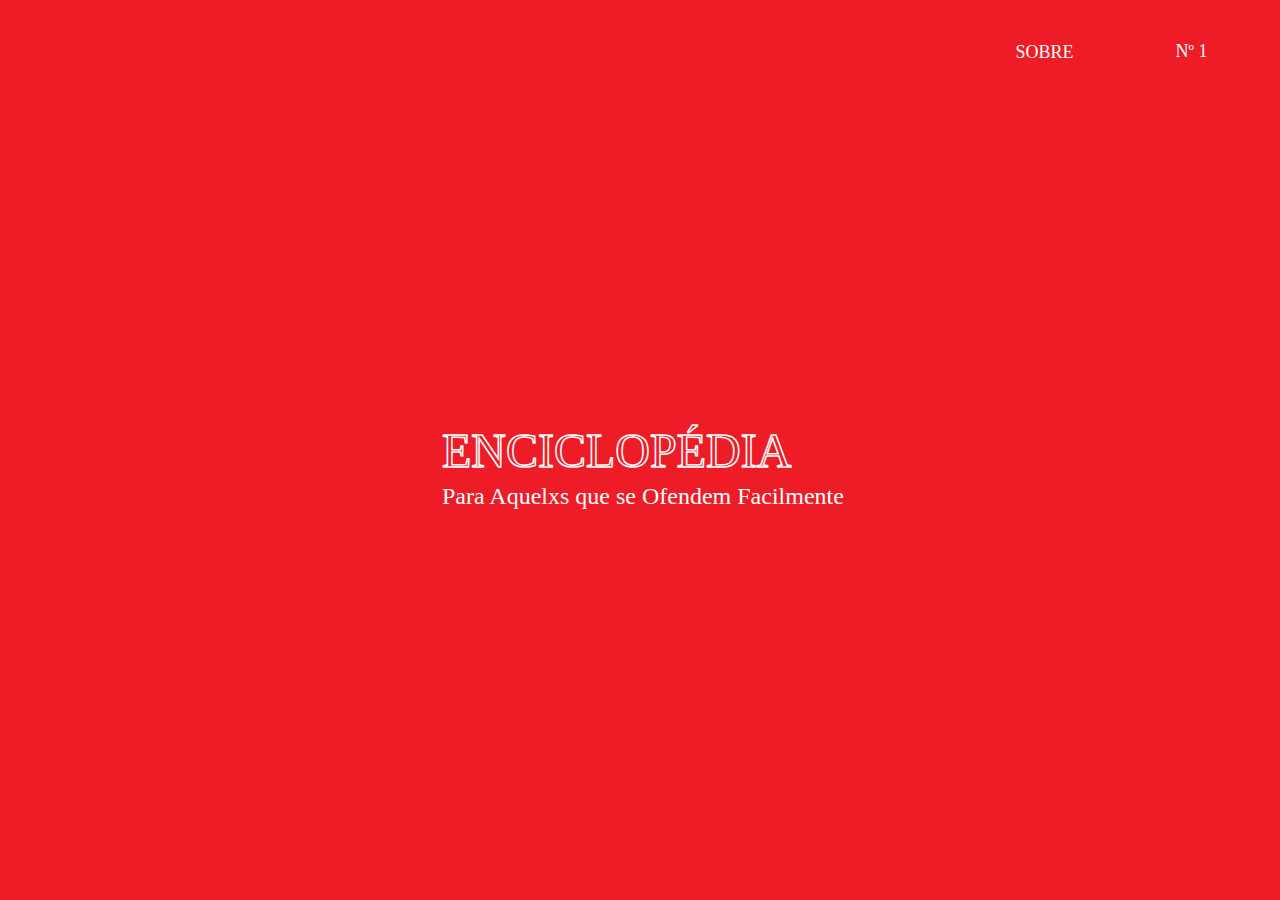
<file: index.html>
<!DOCTYPE html>
<html>

<head>
    <title>Enciclopédia</title>
    <meta charset="utf-8">
    <meta name="viewport" content="width=device-width, initial-scale=1.0">
    <link rel="stylesheet" href="header.css">
    <link rel="stylesheet" href="https://www.w3schools.com/w3css/4/w3.css">

</head>

<body>

    <div id="header" onclick="off()">
    <div class="enciclopedia">ENCICLOPÉDIA</div>
        </div>
       <div class="assinatura">Para Aquelxs que se Ofendem Facilmente</div>
    
    <a class="numero" href="enciclopedia1.html">Nº 1</a>
  
    
    
    
    <div id="sobre-popup"></div>
    
    <button id="sobre" onclick="on()">SOBRE
    </button>
    
    
    
    <script>
function on() {
  document.getElementById("sobre-popup").style.display = "block";
}

function off() {
  document.getElementById("sobre-popup").style.display = "none";
}
</script>

    
    
    </body>
</file>
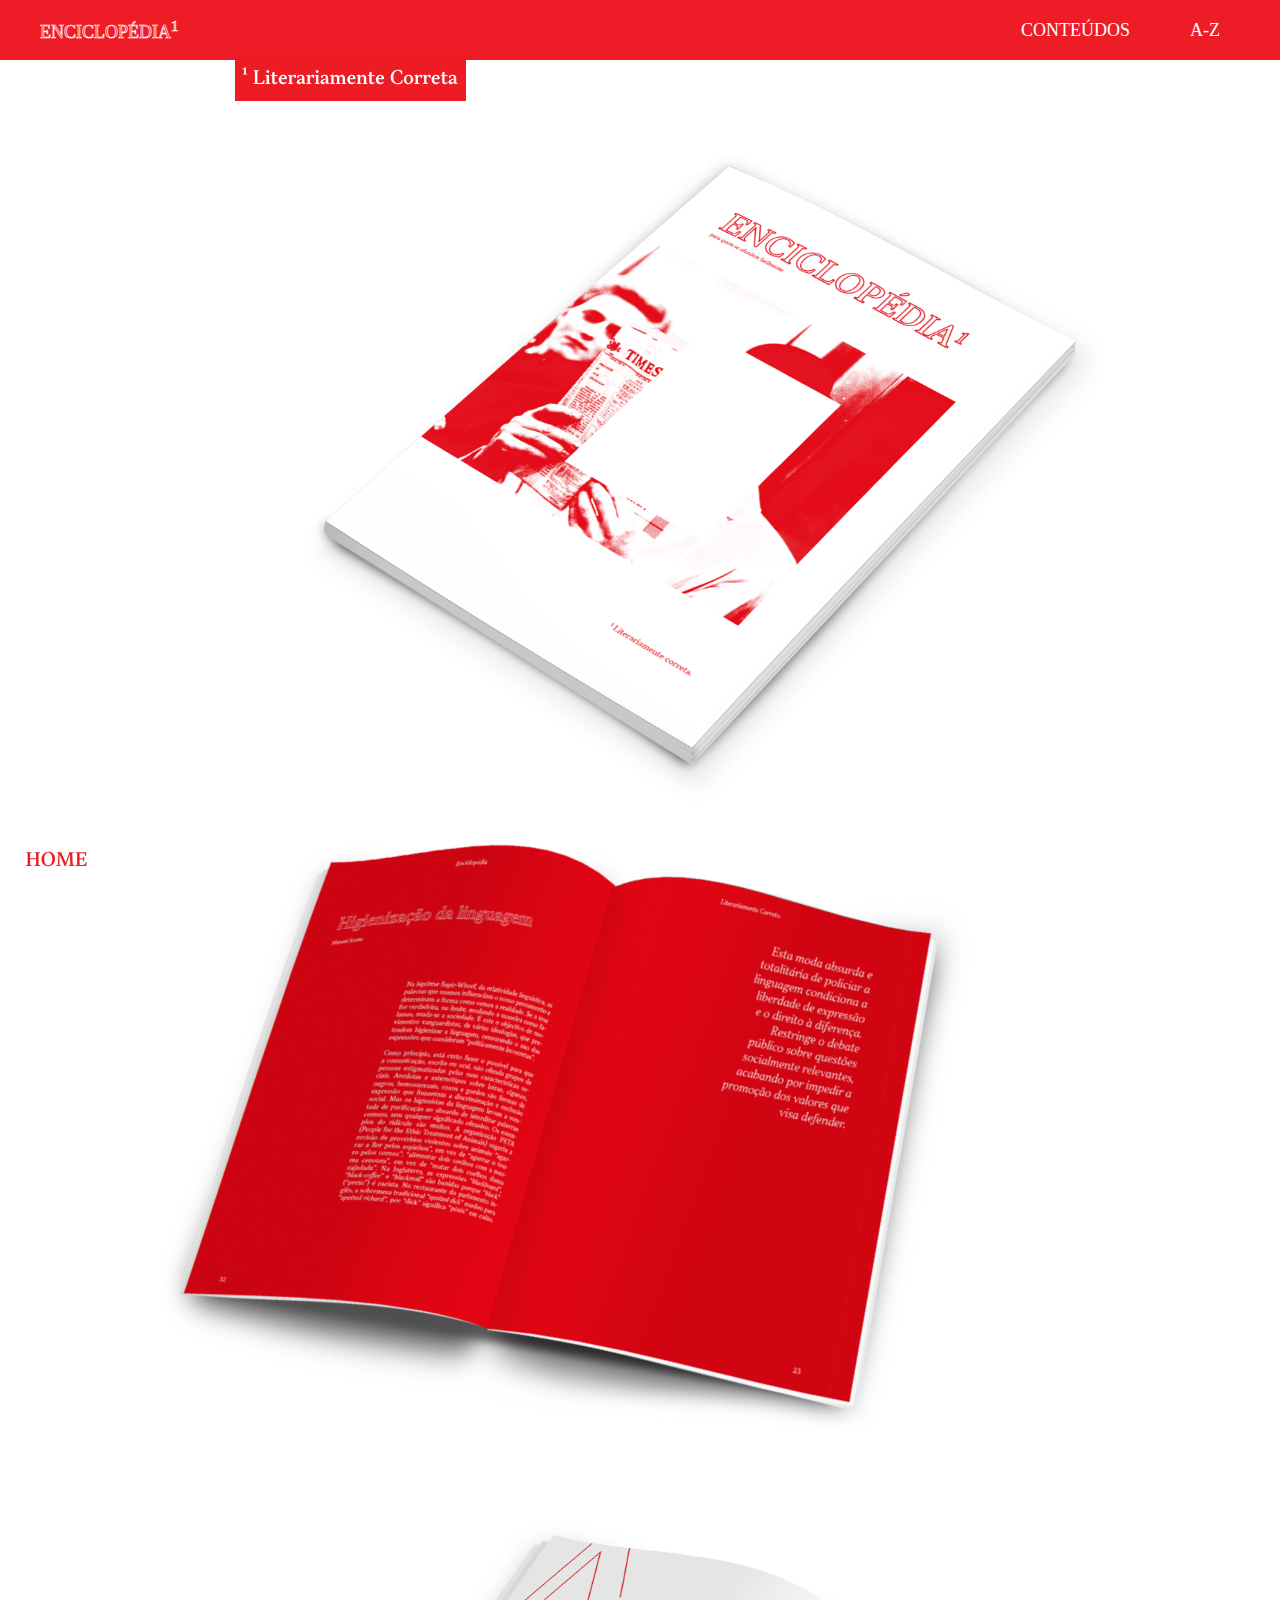
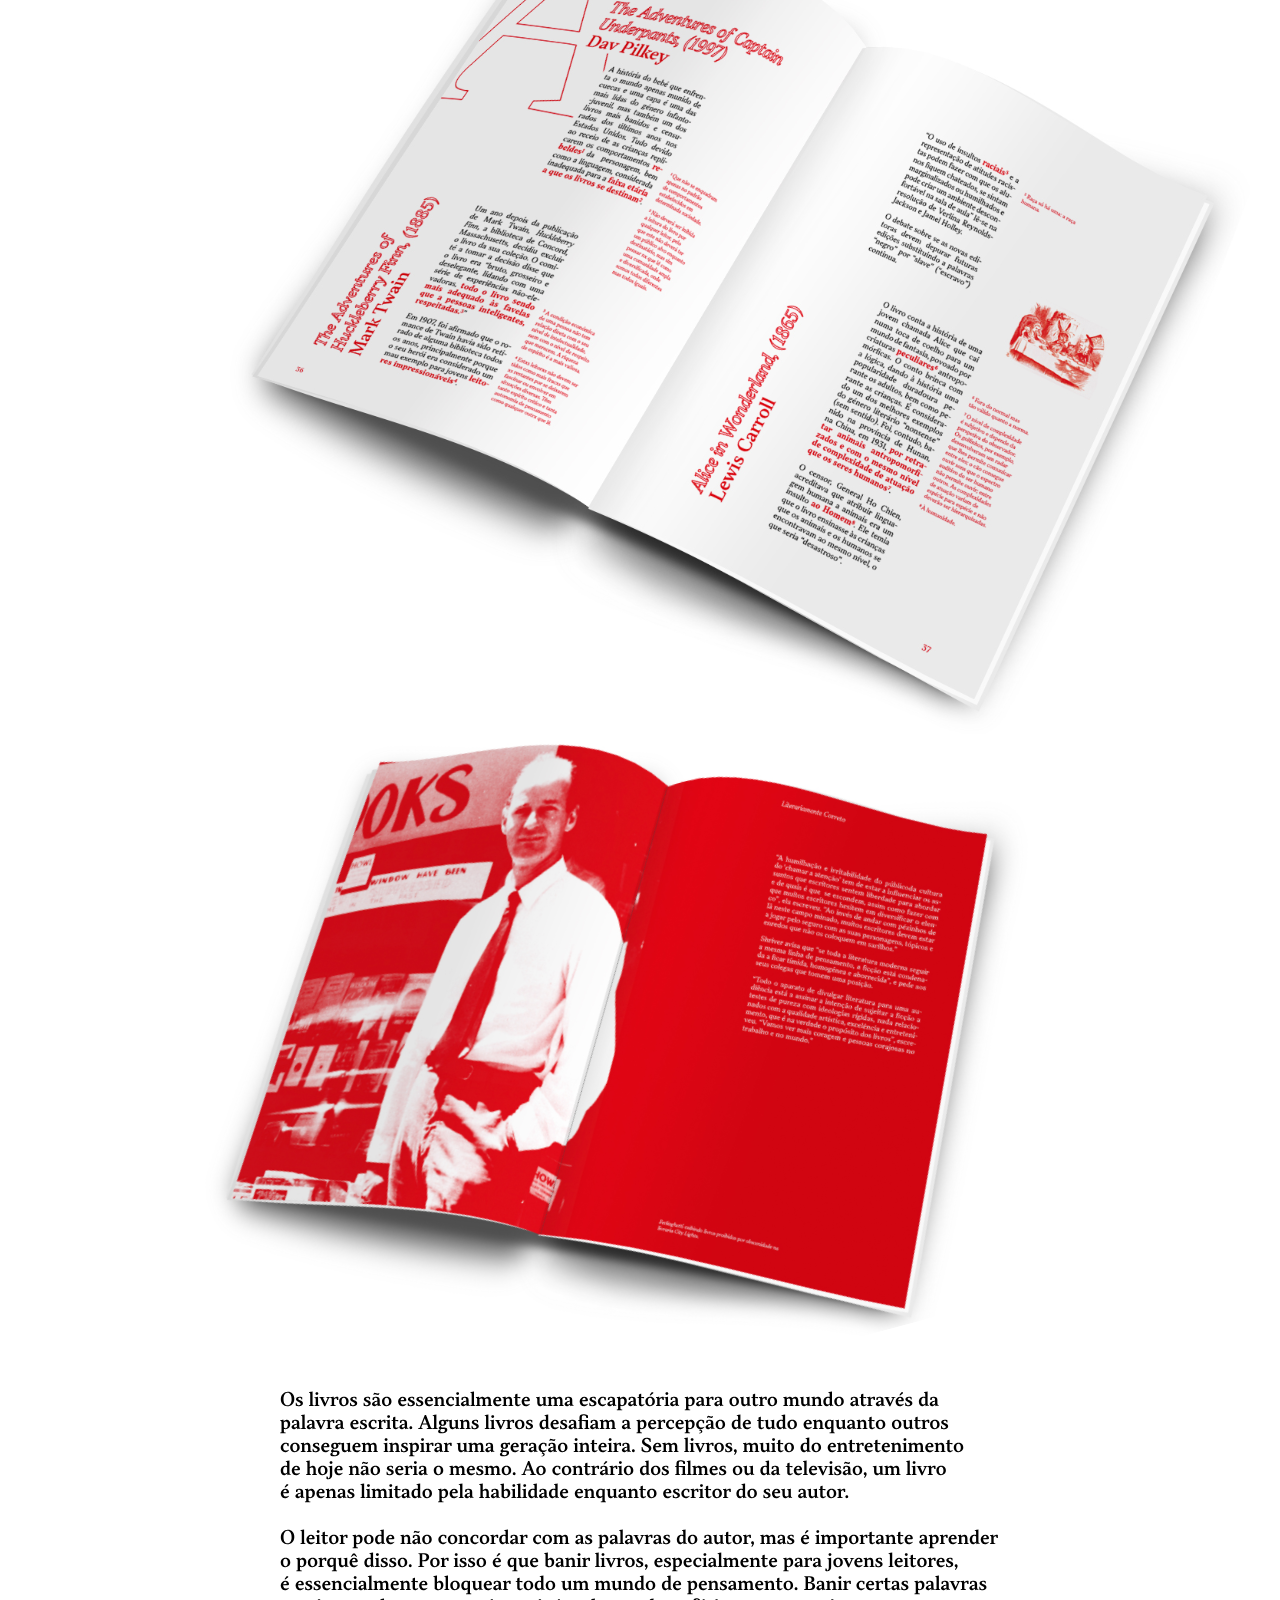
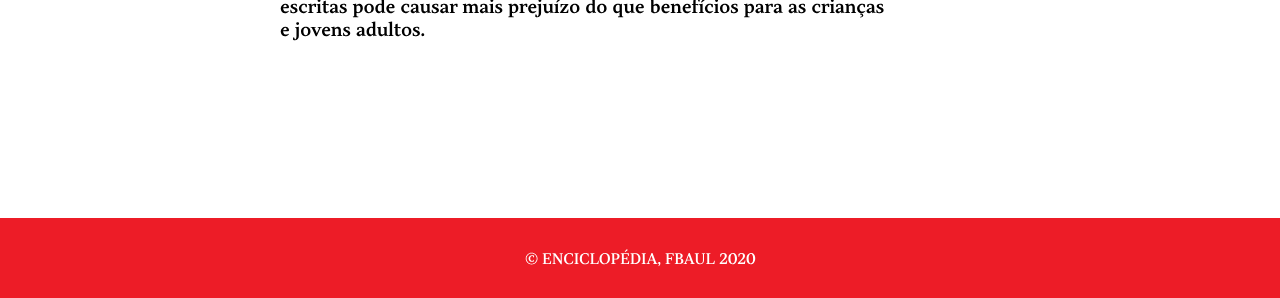
<file: enciclopedia1.html>
<!DOCTYPE html>
<html>

<head>
    <title>Enciclopédia</title>
    <meta charset="utf-8">
    <meta name="viewport" content="width=device-width, initial-scale=1.0">
    <link rel="stylesheet" href="enciclopedia1.css">

</head>


<body>


    <!--MENU-->

    <div id="menu">

        <div class="enciclopedia"> 
            
            <div class="enciclopedia-texto">ENCICLOPÉDIA<sup>1</sup></div>

            <div class="assinatura">
                <img src="img/assinatura.svg">
            </div>

        </div>


        <nav id="navega">
            <ul>
                <li class="menu-item">
                    <a href="conteudos.html"> CONTEÚDOS</a>


                    <a class="a-z" href="A-Z.html">A-Z</a>
                </li>

            </ul>
        </nav>
    </div>



    /*SECTION 1*/

    <div class="section1">


        <div class="mockup1"><img src="img/mockup1.svg"></div>

        <div class="mockup2"><img src="img/mockup2.svg"></div>

        <div class="mock3"><img src="img/mock3.svg"></div>

        <div class="mockup4"><img src="img/mockup4.svg"></div>

        <div class="conclusao"><img src="img/conclusao.svg"></div>

        <a href="index.html" class="home"><img src="img/home.svg"></a>


    </div>

    <div class="footer"><img src="img/footer.svg"></div>










</body>
</file>
<file: header.css>
#header {
    width: 100vw;
    height: 100vh;
    background-color: rgb(237, 28, 39);
    position: relative;
    cursor: pointer;
}

.enciclopedia {
    position: absolute;
    width: 396px;
    height: 61px;
    left: calc(50% - 198px);
    top: calc(50% - 30.5px);
    font-family: TT Jenevers;
    font-style: normal;
    font-weight: 500;
    font-size: 48px;
    line-height: 61px;
    color: white;
    -webkit-text-fill-color: transparent;
    -webkit-text-stroke-width: 1px;
    -webkit-text-stroke-width: 1.5px;

}

.assinatura {
    position: absolute;
    width: 490px;
    height: 30px;
    left: calc(50% - 198px);
    top: calc(50% + 30.5px);

    font-family: TT Jenevers;
    font-style: normal;
    font-weight: 500;
    font-size: 24px;
    line-height: 30px;

    color: #FFFFFF;

}

#sobre {
    position: absolute;
    width: 87px;
    height: 30px;
   right: 15%;
    top: 4%;

    font-family: TT Jenevers;
    font-style: normal;
    font-weight: 500;
    font-size: 18px;
    line-height: 30px;
    text-align: center;

    color: #FFFFFF;
    background-color: transparent;
    border: none;
    outline: none;
    font-feature-settings: normal;
}

#sobre:hover {
    -webkit-text-fill-color: transparent;
    -webkit-text-stroke-width: 0.7px;
    cursor: pointer;
    text-decoration: none;
}


#sobre-popup {
    background-image: url(img/popup.svg);
    background-size: cover;
position: absolute;
width: 691px;
height: 636px;
    left: 373px;
    top: 104px;
    z-index: 1;
    display: none;
}


button:hover {
    -webkit-text-fill-color: transparent;
    -webkit-text-stroke-width: 0.7px;
    cursor: pointer;
    text-decoration: none;
}




.numero {
    position: absolute;
    width: 49px;
    height: 30px;
    right: 5%;
    top: 4%;
    font-family: TT Jenevers;
    font-style: normal;
    font-weight: 500;
    font-size: 18px;
    line-height: 30px;
    text-align: center;
    color: white;
    text-decoration: none;
}

a:hover {
    -webkit-text-fill-color: transparent;
    -webkit-text-stroke-width: 0.7px;
    text-decoration: none;
}
</file>
<file: enciclopedia1.css>
@font-face {
    src: url(fonts/TTJenevers-Medium.ttf);
    font-family: Jen;
}

body {
    background-color: white;
    display: flex;
    flex-direction: column;
    margin: 0px;
    position: relative;

}



/* MENU */


#menu {
    width: 100%;
    height: 60px;
    background-color: rgb(237, 28, 39);
    display: flex;
    justify-content: center;
    position: fixed;
    z-index: 1001;
    font-family: TT Jenevers;
font-style: normal;
font-weight: 500;
    font-size: 18px;
    align-items: center;
}

.enciclopedia {
    width: 50%;
    height: 100%;
    padding-left: 40px;
    display: flex;
    align-items: center;
    flex-direction: row;

}

.enciclopedia-texto {
      color: white;
               -webkit-text-fill-color: transparent;
    -webkit-text-stroke-width: 0.7px;
}

.assinatura {
    display: flex;
    visibility: hidden;
    align-items: center;
    position: absolute;
    width: 231px;
    height: 46px;
    left: 235px;
    top: 55px;

}

.enciclopedia:hover .assinatura {
    visibility: visible;

}


#navega {
    width: 50%;
    height: 100%;
    display: flex;
    justify-content: flex-end;
    align-items: center;
    padding-right: 40px;

}

.menu-item {
    display: flex;
    float: left;
    font-size: 18px;

}

.a-z {
    display: flex;
    float: left;
    padding: 0px 20px 0px 60px;
    box-sizing: border-box;

}

.menu-item a {
    text-decoration: none;
    color: white;
}

.menu-item a:hover {
    -webkit-text-fill-color: transparent;
    -webkit-text-stroke-width: 0.7px;
}





.section1 {
    width: 1441px;
    height: 3400px;
    display: flex;
    flex-direction: column;
}


.mockup1 {
    position: absolute;
    width: 1419px;
    height: 726px;
    top: 4%;
    left: 5%;
    z-index: 1;
}

.mockup2 {
    position: absolute;
    width: 963.95px;
    height: 832.32px;
    top: 16%;
}

.mock3 {
    position: absolute;
    width: 1182px;
    height: 908px;
    top: 42%;
    left: 15%;
    z-index: 1;
}

.mockup4 {
    position: absolute;
    width: 1041.24px;
    height: 737.94px;
    top: 61%;
    left: 0%;
}

.conclusao {
    position: absolute;
    width: 720px;
    height: 235px;
    top: 85.5%;
    left: calc(50% - 360px);
}

.home {
    position: absolute;
    width: 86.61px;
    height: 45px;
    left: 2%;
    bottom: 0.5%;
    background-size: cover;
    position: fixed;
    z-index: 999;
}

.home:hover {
    cursor: pointer;
}


.footer {
    width: 100%;
    height: 80px;
    background-color: rgb(237, 28, 39);
    display: flex;
    flex-direction: column;
    align-items: center;
    justify-content: center;
}
</file>
